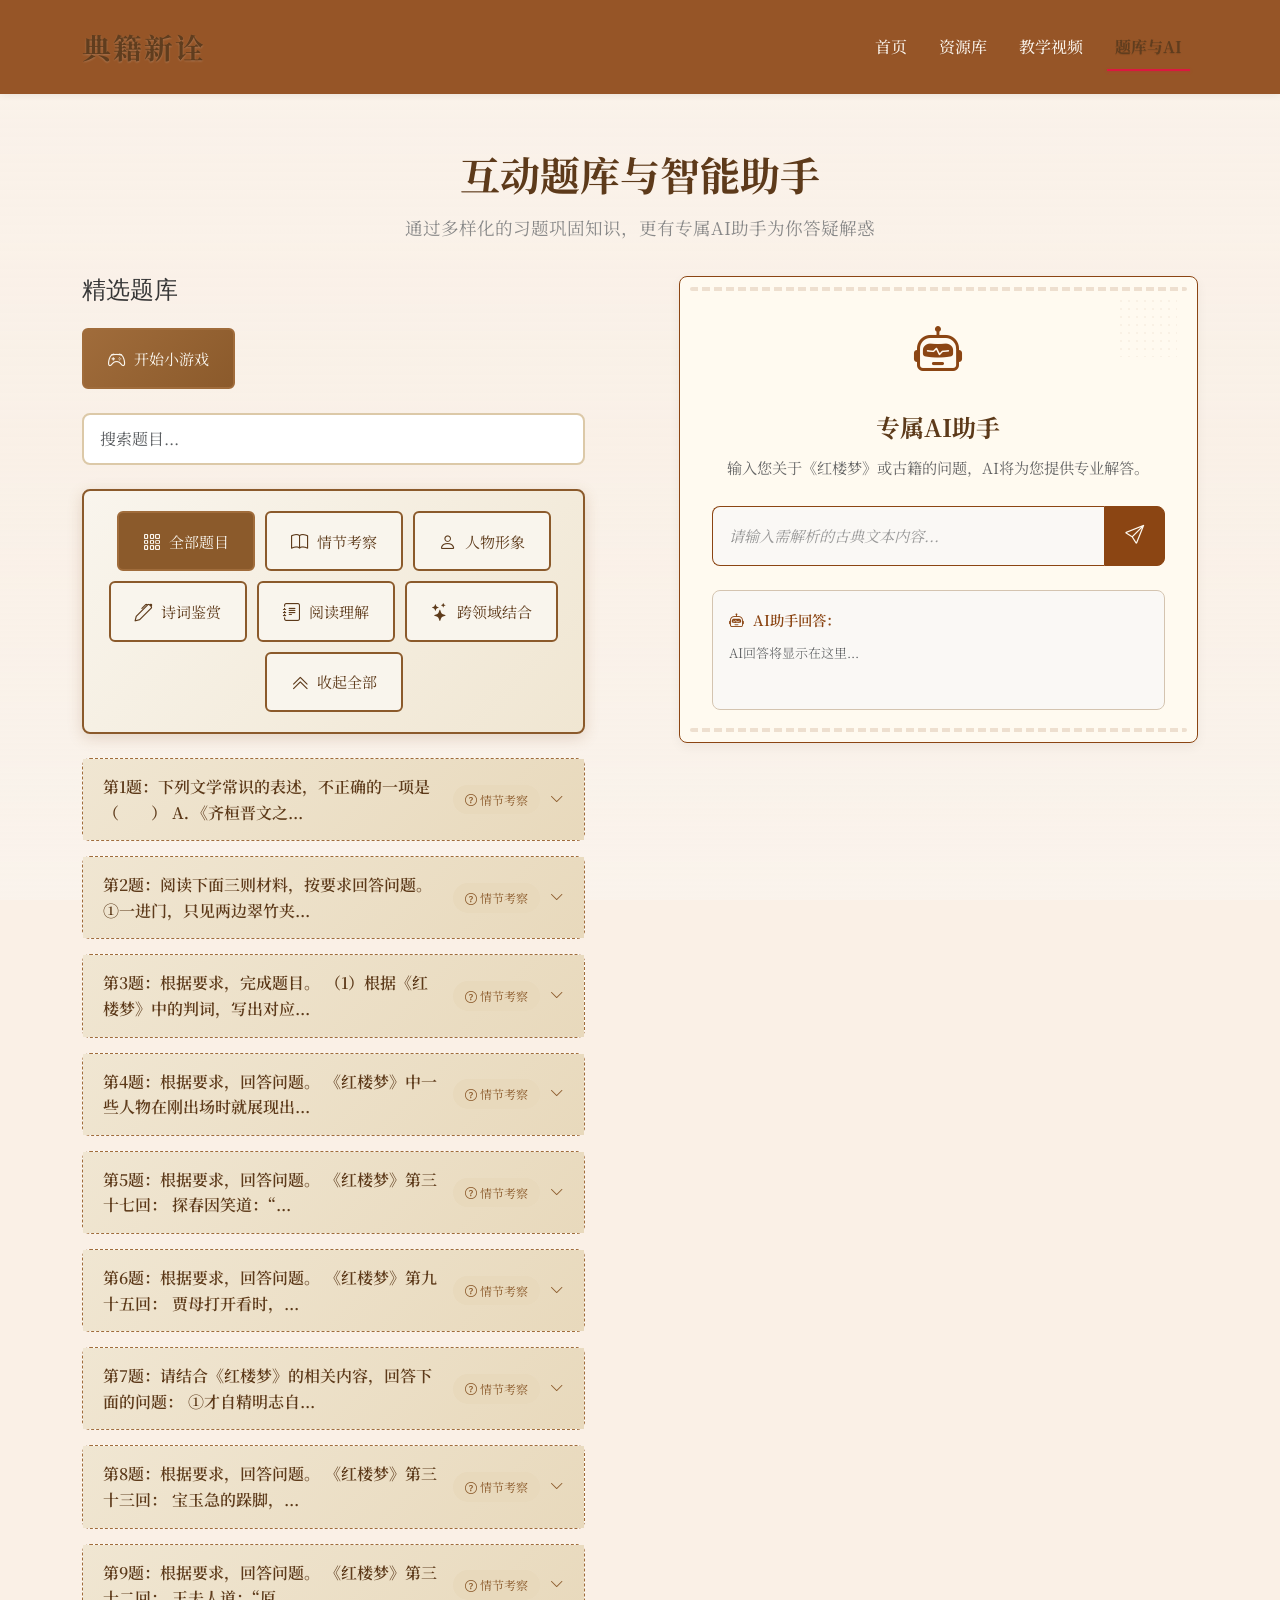
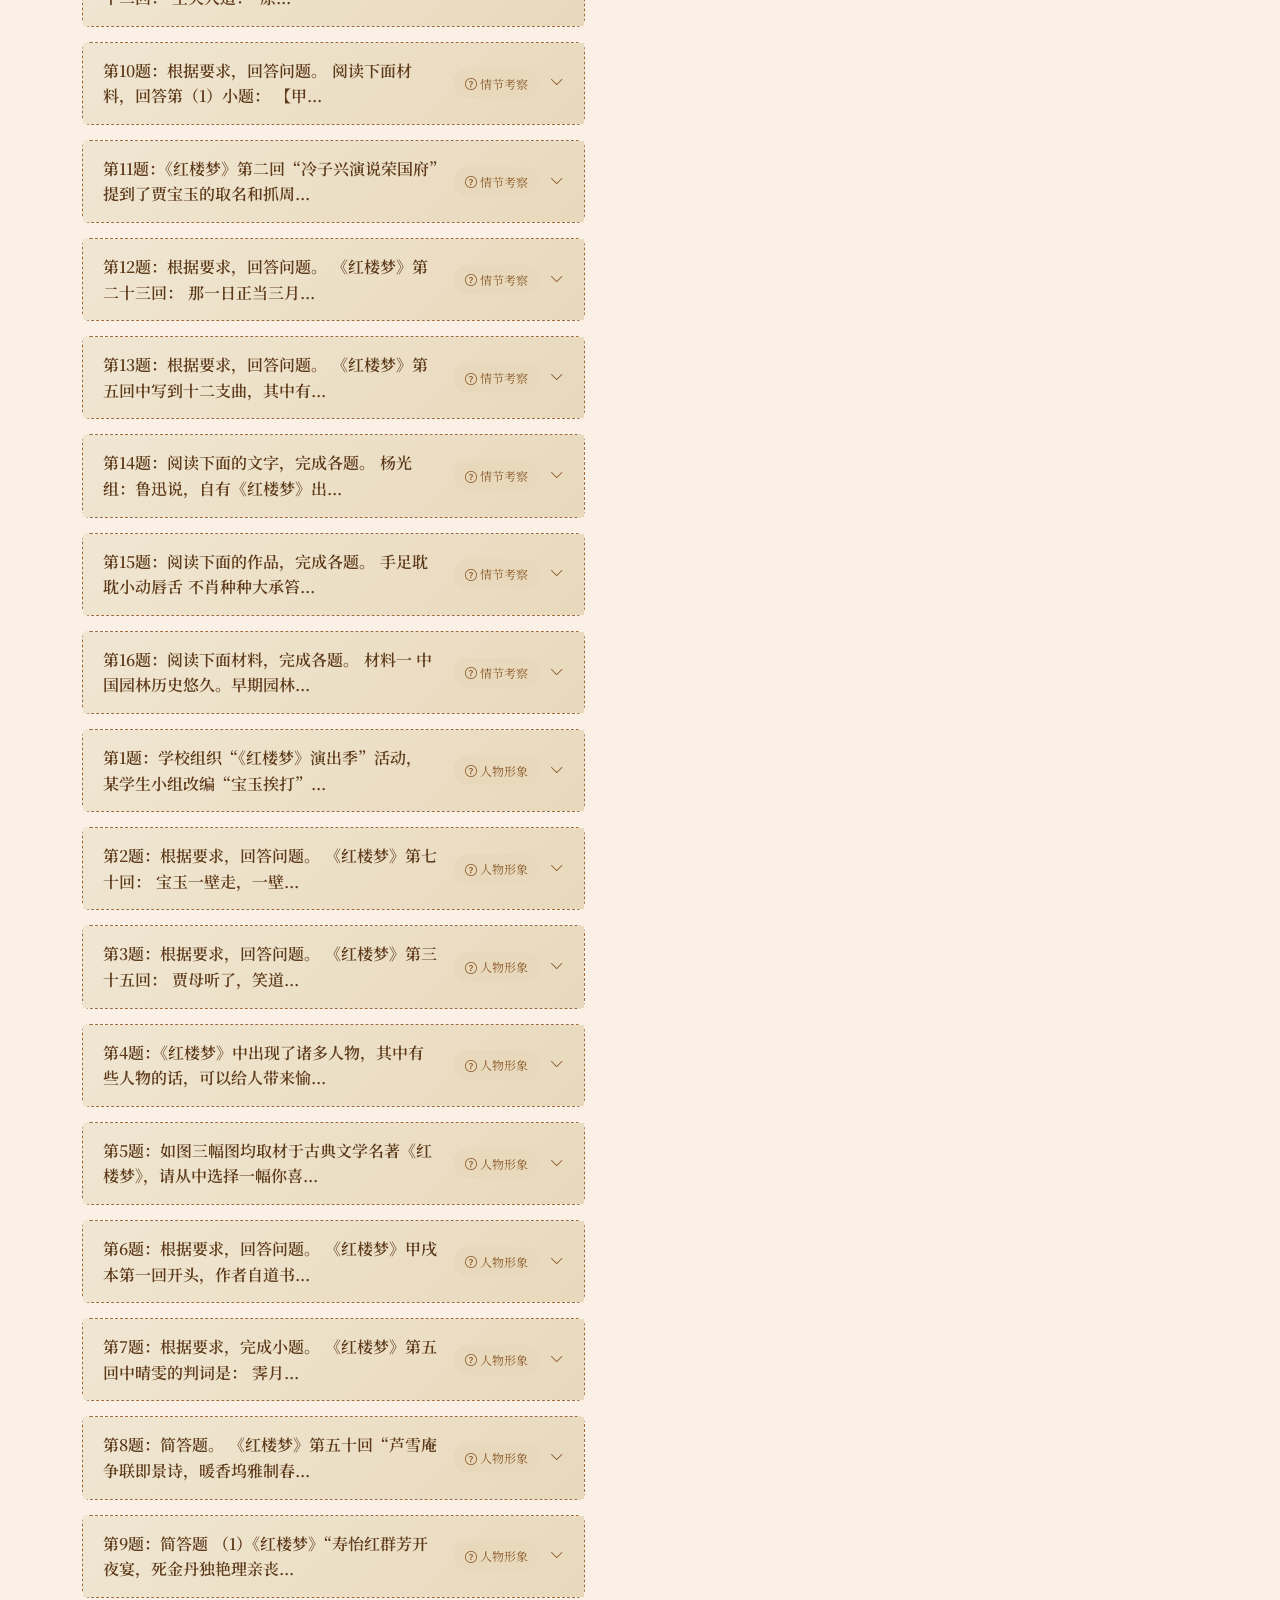
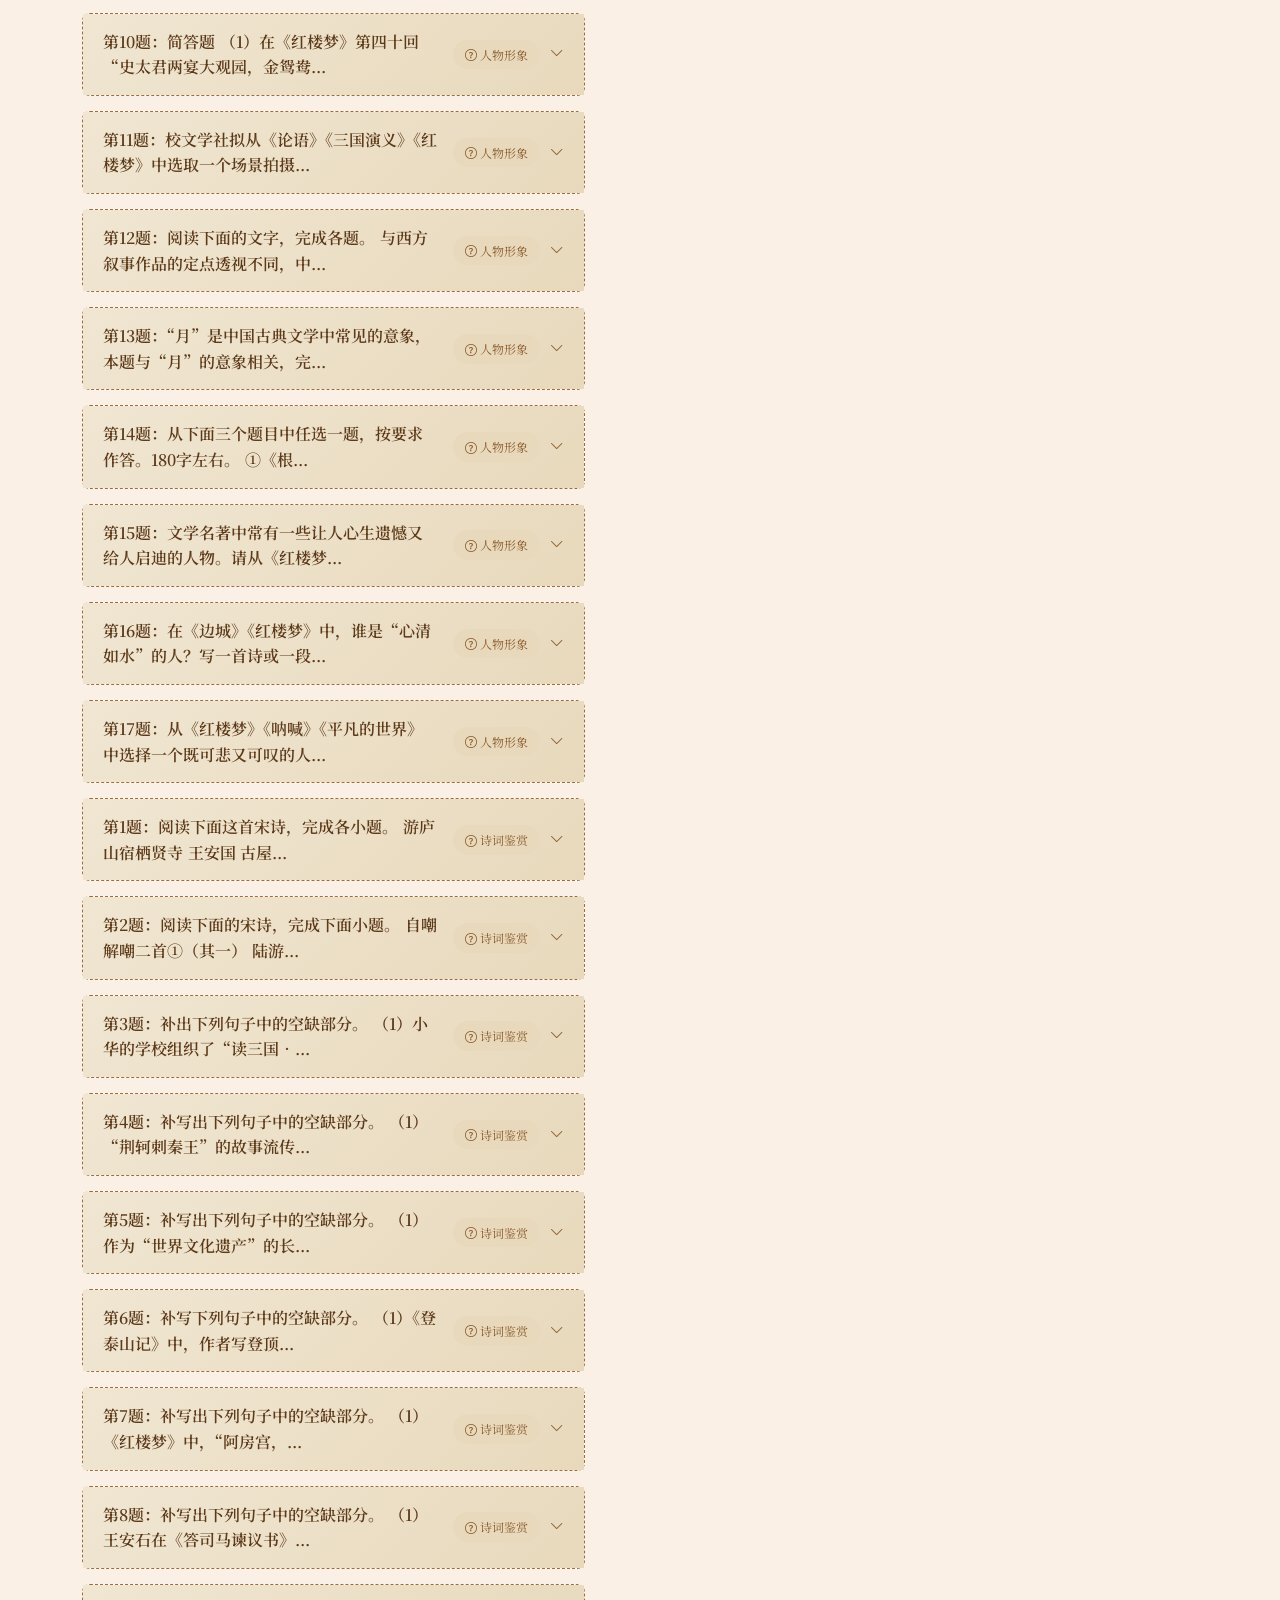
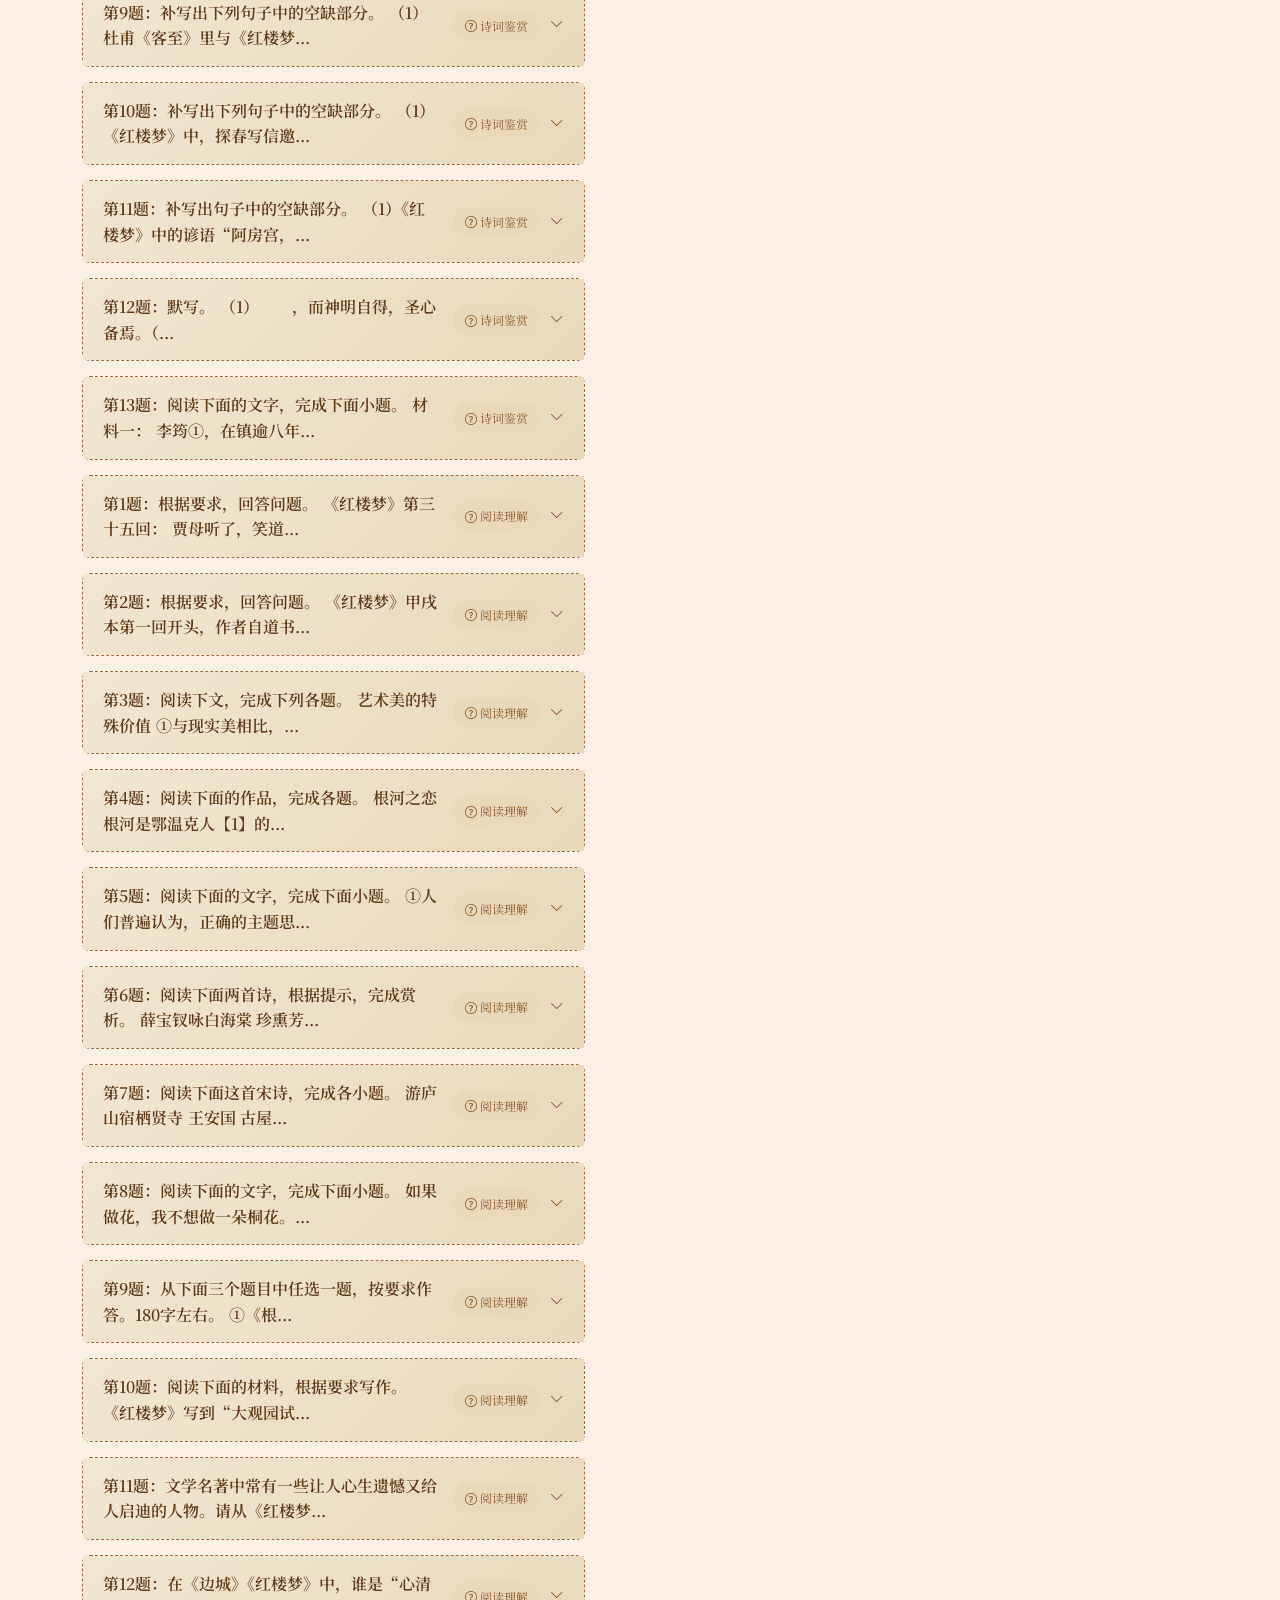
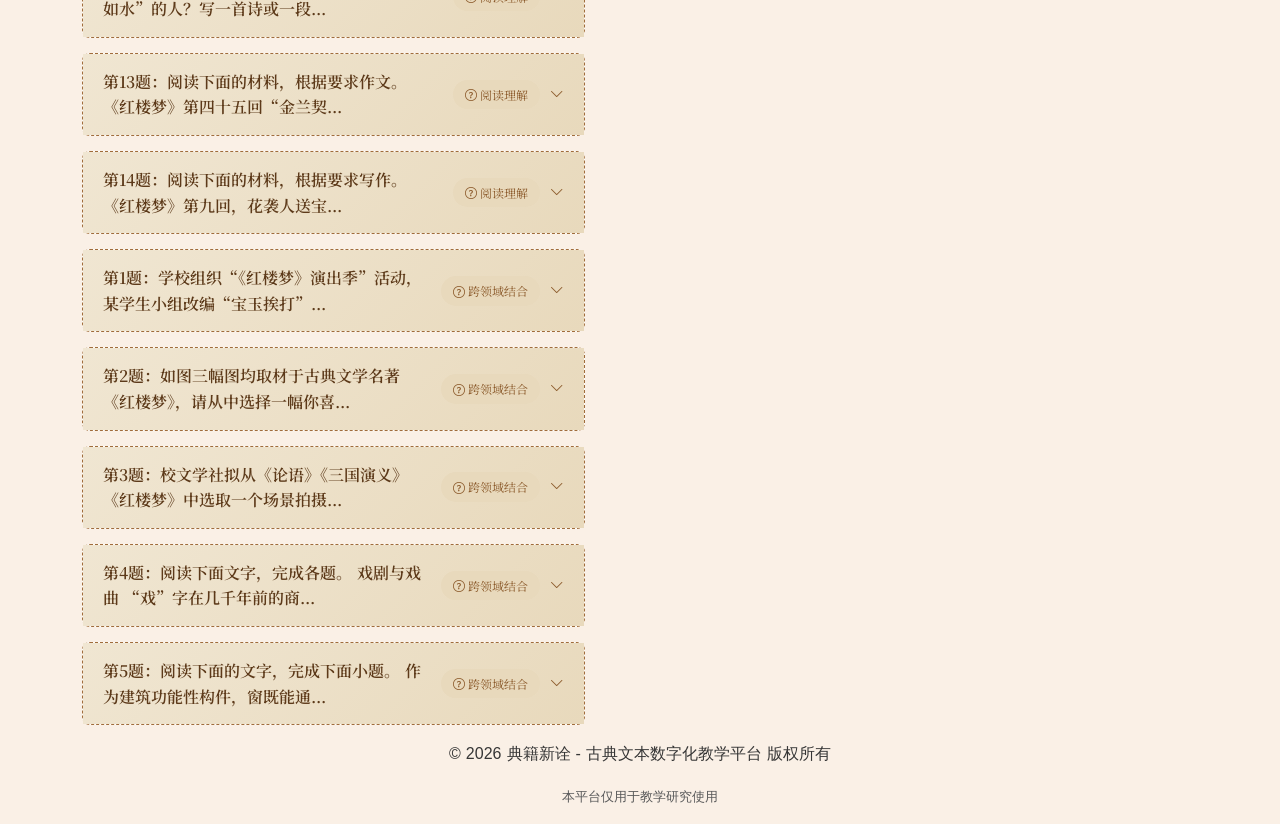
<file: exercises.html>
<!DOCTYPE html>
<html lang="zh-CN">
<head>
    <meta charset="UTF-8">
    <meta name="viewport" content="width=device-width, initial-scale=1.0">
    <title>古典文本数字化教学平台 - 题库与AI</title>
    <link href="https://cdn.jsdelivr.net/npm/bootstrap@5.3.0/dist/css/bootstrap.min.css" rel="stylesheet">
    <link rel="stylesheet" href="https://cdn.jsdelivr.net/npm/bootstrap-icons@1.10.5/font/bootstrap-icons.css">
    <link href="https://fonts.googleapis.com/css2?family=Noto+Serif+SC:wght@400;600;700&display=swap" rel="stylesheet">
    <link rel="stylesheet" href="assets/css/style.css?v=4">
    <link rel="stylesheet" href="assets/css/navbar-advanced.css?v=2">
    <link rel="stylesheet" href="assets/css/exercises-optimized.css">
    <link rel="stylesheet" href="assets/css/scroll-unfolding.css?v=1">
    <style>
        /* 保持原有样式不变 */
        .filter-nav-section {
            background: linear-gradient(135deg, #f9f5ed 0%, #f0e6d2 100%);
            border: 2px solid #8b5a2b;
            border-radius: 8px;
            padding: 20px;
            box-shadow: 0 4px 15px rgba(139, 90, 43, 0.2);
        }
        
        .filter-btn-group {
            display: flex;
            flex-wrap: wrap;
            gap: 10px;
            justify-content: center;
        }
        
        .filter-btn {
            padding: 12px 24px;
            border: 2px solid #8b5a2b;
            background: #f9f5ed;
            color: #5d3a1a;
            font-family: "Noto Serif SC", "楷体", serif;
            font-size: 15px;
            cursor: pointer;
            border-radius: 6px;
            transition: all 0.3s ease;
            display: flex;
            align-items: center;
            gap: 8px;
        }
        
        .filter-btn:hover {
            background: #e8d9bc;
            transform: translateY(-2px);
            box-shadow: 0 4px 12px rgba(139, 90, 43, 0.3);
        }
        
        .filter-btn.active {
            background: #8b5a2b;
            color: #f9f5ed;
            border-color: #a06c3b;
        }
        
        .filter-btn i {
            font-size: 18px;
        }
        
        .questions-container {
            display: none;
            margin-top: 20px;
        }
        
        .questions-container.show {
            display: block;
        }
        
        .question-group {
            margin-bottom: 15px;
            border: 1px dashed #a06c3b;
            border-radius: 8px;
            background: #fdfbf7;
            overflow: visible;
        }
        
        .question-header {
            padding: 15px 20px;
            background: linear-gradient(135deg, #f0e6d2 0%, #e8d9bc 100%);
            cursor: pointer;
            display: flex;
            justify-content: space-between;
            align-items: center;
            transition: all 0.3s ease;
        }
        
        .question-header:hover {
            background: linear-gradient(135deg, #e8d9bc 0%, #dcc9a8 100%);
        }
        
        .question-header h3 {
            margin: 0;
            font-size: 16px;
            color: #5d3a1a;
            font-family: "Noto Serif SC", "楷体", serif;
            flex: 1;
            line-height: 1.6;
            overflow: visible;
            word-wrap: break-word;
        }
        
        .question-meta {
            display: flex;
            align-items: center;
            gap: 10px;
            flex-shrink: 0;
            margin-left: 15px;
        }
        
        .fold-icon {
            color: #8b5a2b;
            font-size: 14px;
            transition: transform 0.3s ease;
        }
        
        .fold-icon.expanded {
            transform: rotate(180deg);
        }
        
        .type-tag {
            background: #e8d9bc;
            color: #8b5a2b;
            padding: 4px 12px;
            border-radius: 20px;
            font-size: 12px;
            font-family: "Noto Serif SC", "楷体", serif;
            white-space: nowrap;
        }
        
        .question-body {
            display: none;
            padding: 20px;
            background: #fdfbf7;
            border-top: 1px solid #e8d9bc;
        }
        
        .question-body.show {
            display: block;
            animation: slideDown 0.3s ease;
        }
        
        @keyframes slideDown {
            from { opacity: 0; transform: translateY(-10px); }
            to { opacity: 1; transform: translateY(0); }
        }
        
        .answer-card {
            background: #fdfbf7;
            border-left: 4px solid #8b5a2b;
            padding: 15px;
            margin-top: 15px;
            border-radius: 4px;
        }
        
        .correct-answer {
            color: #8b5a2b;
            font-size: 16px;
        }
        
        .guofeng-btn {
            background: linear-gradient(135deg, #8b5a2b 0%, #a06c3b 100%);
            color: #f9f5ed;
            border: none;
            padding: 10px 20px;
            border-radius: 6px;
            font-family: "Noto Serif SC", "楷体", serif;
            cursor: pointer;
            transition: all 0.3s ease;
            display: inline-flex;
            align-items: center;
            gap: 8px;
        }
        
        .guofeng-btn:hover {
            transform: translateY(-2px);
            box-shadow: 0 4px 15px rgba(139, 90, 43, 0.4);
        }
        
        .keyword {
            color: #8b5a2b;
            font-weight: 600;
        }
        
        .empty-tip {
            text-align: center;
            padding: 40px;
            color: #a08060;
            font-family: "Noto Serif SC", "楷体", serif;
            font-size: 16px;
        }
        
        .empty-tip i {
            font-size: 48px;
            margin-bottom: 15px;
            display: block;
        }
    </style>
</head>
<body>
    <nav class="navbar navbar-expand-lg navbar-dark fixed-top">
        <div class="container">
            <a class="navbar-brand" href="index.html">典籍新诠</a>
            <button class="navbar-toggler" type="button" data-bs-toggle="collapse" data-bs-target="#navbarNav">
                <span class="navbar-toggler-icon"></span>
            </button>
            <div class="collapse navbar-collapse" id="navbarNav">
                <ul class="navbar-nav ms-auto">
                    <li class="nav-item"><a class="nav-link" href="index.html">首页</a></li>
                    <li class="nav-item"><a class="nav-link" href="resource.html">资源库</a></li>
                    <li class="nav-item"><a class="nav-link" href="courses.html">教学视频</a></li>
                    <li class="nav-item"><a class="nav-link active" href="exercises.html">题库与AI</a></li>
                </ul>
            </div>
        </div>
    </nav>

    <div class="page-bg-video">
        <video class="page-bg-video-media" autoplay muted loop playsinline preload="metadata">
            <source src="assets/videos/LandscapePainting.mp4" type="video/mp4">
        </video>
    </div>

    <div class="page-header">
        <div class="container">
            <h1>互动题库与智能助手</h1>
            <p>通过多样化的习题巩固知识，更有专属AI助手为你答疑解惑</p>
        </div>
    </div>

    <div class="container">
        <div class="row g-4" style="display: flex; flex-wrap: nowrap;">
            <div class="exercise-module" style="width: 48%;">
                <h2 class="h4 mb-4">精选题库</h2>
                
                <!-- 互动小游戏按钮 -->
                <div class="mb-4">
                    <button class="filter-btn" onclick="openGame()" style="background: linear-gradient(135deg, #a06c3b 0%, #8b5a2b 100%); color: #f9f5ed; border-color: #a06c3b;">
                        <i class="bi bi-controller"></i> 开始小游戏
                    </button>
                </div>
                
                <!-- 搜索框 -->
                <div class="mb-4">
                    <input type="text" class="form-control" id="searchInput" placeholder="搜索题目..." style="padding: 12px 16px; border: 2px solid #dcc9a8; border-radius: 8px; font-family: 'Noto Serif SC', '楷体', serif;">
                </div>
                
                <div class="filter-nav-section mb-4">
                    <div class="filter-btn-group">
                        <button class="filter-btn active" data-filter="all" onclick="showQuestions('all')">
                            <i class="bi bi-grid-3x3-gap"></i>全部题目
                        </button>
                        <button class="filter-btn" data-filter="情节考察" onclick="showQuestions('情节考察')">
                            <i class="bi bi-book"></i>情节考察
                        </button>
                        <button class="filter-btn" data-filter="人物形象" onclick="showQuestions('人物形象')">
                            <i class="bi bi-person"></i>人物形象
                        </button>
                        <button class="filter-btn" data-filter="诗词鉴赏" onclick="showQuestions('诗词鉴赏')">
                            <i class="bi bi-pen"></i>诗词鉴赏
                        </button>
                        <button class="filter-btn" data-filter="阅读理解" onclick="showQuestions('阅读理解')">
                            <i class="bi bi-journal-text"></i>阅读理解
                        </button>
                        <button class="filter-btn" data-filter="跨领域结合" onclick="showQuestions('跨领域结合')">
                            <i class="bi bi-stars"></i>跨领域结合
                        </button>
                        <button class="filter-btn" data-filter="collapse" onclick="collapseAll()">
                            <i class="bi bi-chevron-double-up"></i>收起全部
                        </button>
                    </div>
                </div>

                <div class="questions-container" id="questionsContainer"></div>

                <div class="empty-tip" id="emptyTip">
                    <i class="bi bi-journal-bookmark"></i>
                    <p>请点击上方按钮选择题型查看题目</p>
                </div>
            </div>

            <div class="ai-tool-module" style="width: 48%; margin-left: 4%;">
                <div class="ai-tool-card">
                    <div class="digital-pattern"></div>
                    <i class="bi bi-robot tool-icon"></i>
                    <h3>专属AI助手</h3>
                    <p>输入您关于《红楼梦》或古籍的问题，AI将为您提供专业解答。</p>
                    
                    <div class="d-flex">
                        <input type="text" class="ai-input" id="userInput" placeholder="请输入需解析的古典文本内容...">
                        <button class="ai-btn" onclick="sendToDoubao()">
                            <i class="bi bi-send"></i>
                        </button>
                    </div>
                    
                    <div class="ai-response-box mt-4" id="aiResponse">
                        <span class="ai-label"><i class="bi bi-robot"></i> AI助手回答：</span>
                        <p class="text-muted">AI回答将显示在这里...</p>
                    </div>
                </div>
            </div>
        </div>
    </div>

    <button class="back-to-top" id="backToTop" title="回到顶部">
        <i class="bi bi-arrow-up"></i>
    </button>

    <footer>
        <div class="container">
            <div class="text-center">
                <p>© 2026 典籍新诠 - 古典文本数字化教学平台 版权所有</p>
                <p class="text-muted small mt-2">本平台仅用于教学研究使用</p>
            </div>
        </div>
    </footer>

    <script src="https://cdn.jsdelivr.net/npm/bootstrap@5.3.0/dist/js/bootstrap.bundle.min.js"></script>
    <script>
        window.addEventListener('scroll', function() {
            const navbar = document.querySelector('.navbar');
            if (window.scrollY > 50) {
                navbar.classList.add('scrolled');
            } else {
                navbar.classList.remove('scrolled');
            }
        });
        
        const BACKEND_API_URL = '/api/ai/chat';
        
        // 全局变量存储题库数据
        let questionsData = [];
        let dataLoaded = false;

        // 加载题库 JSON
        fetch('data/红楼梦题库--txt版本/questions.json')
            .then(response => {
                if (!response.ok) throw new Error('题库加载失败');
                return response.json();
            })
            .then(data => {
                questionsData = data;
                dataLoaded = true;
                
                // 绑定搜索框事件
                const searchInput = document.getElementById('searchInput');
                if (searchInput) {
                    searchInput.addEventListener('input', searchQuestions);
                }
                
                // 默认显示全部题目（如果已经有激活的按钮，重新执行筛选）
                const activeBtn = document.querySelector('.filter-btn.active');
                if (activeBtn) {
                    const filter = activeBtn.getAttribute('data-filter');
                    if (filter !== 'collapse') showQuestions(filter);
                }
            })
            .catch(error => {
                console.error('加载题库出错:', error);
                document.getElementById('emptyTip').innerHTML = `
                    <i class="bi bi-exclamation-triangle"></i>
                    <p>题库加载失败，请刷新重试</p>
                `;
            });

        let currentFilter = '';
        
        // 搜索功能
        function searchQuestions() {
            const searchTerm = document.getElementById('searchInput').value.toLowerCase().trim();
            
            if (!dataLoaded) return;
            
            let filteredQuestions = [];
            
            if (searchTerm === '') {
                if (currentFilter === '' || currentFilter === 'all') {
                    filteredQuestions = questionsData;
                } else {
                    filteredQuestions = questionsData.filter(q => q.category === currentFilter);
                }
            } else {
                let baseData = currentFilter === '' || currentFilter === 'all' 
                    ? questionsData 
                    : questionsData.filter(q => q.category === currentFilter);
                
                filteredQuestions = baseData.filter(q => 
                    (q.title && q.title.toLowerCase().includes(searchTerm)) || 
                    (q.content && q.content.toLowerCase().includes(searchTerm))
                );
            }
            
            const container = document.getElementById('questionsContainer');
            const emptyTip = document.getElementById('emptyTip');
            
            if (filteredQuestions.length === 0) {
                emptyTip.style.display = 'block';
                emptyTip.innerHTML = '<i class="bi bi-search"></i><p>未找到匹配的题目</p>';
                container.classList.remove('show');
                container.innerHTML = '';
            } else {
                emptyTip.style.display = 'none';
                container.classList.add('show');
                container.innerHTML = generateQuestionsHTML(filteredQuestions);
            }
        }
        
        function showQuestions(filter) {
            const container = document.getElementById('questionsContainer');
            const emptyTip = document.getElementById('emptyTip');
            
            document.querySelectorAll('.filter-btn').forEach(btn => {
                btn.classList.remove('active');
            });
            const targetBtn = document.querySelector(`[data-filter="${filter}"]`);
            if (targetBtn) targetBtn.classList.add('active');
            
            currentFilter = filter;

            if (!dataLoaded) {
                emptyTip.style.display = 'none';
                container.classList.add('show');
                container.innerHTML = '<div class="empty-tip"><i class="bi bi-hourglass-split"></i><p>题库加载中，请稍候...</p></div>';
                return;
            }

            const searchTerm = document.getElementById('searchInput').value.toLowerCase().trim();
            if (searchTerm !== '') {
                searchQuestions();
                return;
            }

            emptyTip.style.display = 'none';
            container.classList.add('show');
            
            let filteredQuestions = [];
            if (filter === 'all') {
                filteredQuestions = questionsData;
            } else {
                filteredQuestions = questionsData.filter(q => q.category === filter);
            }
            
            container.innerHTML = generateQuestionsHTML(filteredQuestions);
        }
        
        function collapseAll() {
            const container = document.getElementById('questionsContainer');
            const emptyTip = document.getElementById('emptyTip');
            
            document.querySelectorAll('.filter-btn').forEach(btn => {
                btn.classList.remove('active');
            });
            
            container.classList.remove('show');
            container.innerHTML = '';
            emptyTip.style.display = 'block';
            currentFilter = '';
        }
        
        function generateQuestionsHTML(questions) {
            if (questions.length === 0) {
                return '<div class="empty-tip"><i class="bi bi-inbox"></i><p>暂无题目</p></div>';
            }
            
            let html = '';
            questions.forEach((q, index) => {
                const questionId = 'q' + q.id;
                
                let previewText = q.content || '';
                previewText = previewText.replace(/^\d+[．.、]*/, '').trim();
                
                let displayTitle = q.title;
                if (previewText.length > 0) {
                    const preview = previewText.substring(0, 30);
                    displayTitle = q.title + '：' + preview + (previewText.length > 30 ? '...' : '');
                }
                
                html += '<div class="question-group" data-id="' + questionId + '">';
                html += '  <div class="question-header" onclick="toggleQuestion(\'' + questionId + '\')">';
                html += '    <h3>' + displayTitle + '</h3>';
                html += '    <div class="question-meta">';
                html += '      <span class="type-tag"><i class="bi bi-question-circle"></i> ' + q.category + '</span>';
                html += '      <i class="bi bi-chevron-down fold-icon" id="icon-' + questionId + '"></i>';
                html += '    </div>';
                html += '  </div>';
                html += '  <div class="question-body" id="body-' + questionId + '">';
                
                html += '    <div class="exercise-content"><pre style="white-space: pre-wrap; font-family: inherit;">' + q.content + '</pre></div>';
                
                html += '    <button class="guofeng-btn" type="button" onclick="toggleAnswer(\'' + questionId + '\')">';
                html += '      <i class="bi bi-eye"></i> 查看答案/解析';
                html += '    </button>';
                html += '    <div class="answer-area" id="answer-' + questionId + '" style="display: none; margin-top: 15px;">';
                html += '      <div class="answer-card">';
                if (q.answer) {
                    html += '        <p><strong class="correct-answer">答案：</strong></p><pre style="white-space: pre-wrap;">' + q.answer + '</pre>';
                }
                if (q.analysis) {
                    html += '        <p><strong>解析：</strong></p><pre style="white-space: pre-wrap;">' + q.analysis + '</pre>';
                }
                html += '      </div>';
                html += '    </div>';
                html += '  </div>';
                html += '</div>';
            });
            return html;
        }
        
        // 切换题目主体折叠
        function toggleQuestion(id) {
            const body = document.getElementById('body-' + id);
            const icon = document.getElementById('icon-' + id);
            if (body.classList.contains('show')) {
                body.classList.remove('show');
                icon.classList.remove('expanded');
            } else {
                body.classList.add('show');
                icon.classList.add('expanded');
            }
        }
        
        // 切换答案显示/隐藏
        function toggleAnswer(id) {
            const answerDiv = document.getElementById('answer-' + id);
            if (answerDiv) {
                if (answerDiv.style.display === 'none') {
                    answerDiv.style.display = 'block';
                } else {
                    answerDiv.style.display = 'none';
                }
            }
        }
        
        // 互动小游戏
        const GAME_LINK = 'https://api.ourteacher.cc/api/html/detail?md5=d2bc5bf73918f968f1bc66cd95fcc7b0&user_id=10029784';
        function openGame() {
            window.open(GAME_LINK, '_blank');
        }
        
        // AI助手 - 调用后端代理
        async function sendToDoubao() {
            const userInput = document.getElementById('userInput').value.trim();
            const aiResponse = document.getElementById('aiResponse');
            const BACKEND_API_URL = 'https://classical-text-digital-teaching.onrender.com/api/chat';

            if (!userInput) {
                aiResponse.innerHTML = '<span class="ai-label"><i class="bi bi-robot"></i> AI助手回答：</span><p style="color: #DC143C;">请输入您的问题！</p>';
                return;
            }

            aiResponse.innerHTML = '<span class="ai-label"><i class="bi bi-robot"></i> AI助手回答：</span><div class="loading-spinner"></div>';

            try {
                const response = await fetch(BACKEND_API_URL, {
                    method: 'POST',
                    headers: { 'Content-Type': 'application/json' },
                    body: JSON.stringify({ message: userInput })
                });

                if (!response.ok) {
                    const errorData = await response.json();
                    throw new Error(errorData.error || `HTTP错误: ${response.status}`);
                }

                const reader = response.body.getReader();
                const decoder = new TextDecoder();
                let result = '';

                aiResponse.innerHTML = '<span class="ai-label"><i class="bi bi-robot"></i> AI助手回答：</span><div style="line-height: 1.8;"></div>';
                const contentDiv = aiResponse.querySelector('div');

                while (true) {
                    const { done, value } = await reader.read();
                    if (done) break;

                    const chunk = decoder.decode(value, { stream: true });
                    result += chunk;
                    contentDiv.innerHTML = result.replace(/\n/g, '<br>');
                }

            } catch (error) {
                console.error('调用AI服务出错:', error);
                aiResponse.innerHTML = '<span class="ai-label"><i class="bi bi-robot"></i> AI助手回答：</span><p style="color: #DC143C;"><i class="bi bi-exclamation-triangle"></i> 调用失败：' + error.message + '</p>';
            }
        }
        
        document.getElementById('userInput').addEventListener('keypress', function(e) {
            if (e.key === 'Enter') sendToDoubao();
        });

        // 回到顶部
        const backToTopBtn = document.getElementById('backToTop');
        window.addEventListener('scroll', function() {
            if (window.scrollY > 300) {
                backToTopBtn.classList.add('show');
            } else {
                backToTopBtn.classList.remove('show');
            }
        });
        backToTopBtn.addEventListener('click', function() {
            window.scrollTo({ top: 0, behavior: 'smooth' });
        });
    </script>
    <script src="assets/js/scroll-unfolding.js"></script>
</body>
</html>
</file>
<file: assets/css/style.css>
/* 全局样式文件 - 典籍新诠项目 */

/* 样式重置 */
* {
    margin: 0;
    padding: 0;
    box-sizing: border-box;
}

/* 全局色彩系统 */
:root {
    /* 主色 */
    --color-ink-primary: #8B4513;  /* 墨棕 - 主要文字和强调色 */
    --primary-color: #8B4513;      /* 赭石棕 */
    --primary-dark: #753810;       /* 赭石棕加深10% */
    --paper-color: #FAF0E6;        /* 米白宣纸色 */
    
    /* 辅助色 */
    --color-accent: #DC143C;        /* 朱砂红 - 强调和链接色 */
    --accent-color: #DC143C;        /* 朱砂红 */
    --text-color: #363636;          /* 墨灰 */
    
    /* 中性色 */
    --light-gray: #F5F7FA;          /* 浅灰 */
    --ink-gray: #E8E5E1;            /* 淡墨浅灰 */
    
    /* 字体系统 */
    --font-serif: 'Noto Serif SC', 'Source Han Serif SC', 'STSong', 'SimSun', serif;
    --font-sans: 'Noto Sans SC', 'Source Han Sans SC', 'Microsoft YaHei', sans-serif;
    --font-mono: 'Courier New', 'Courier', monospace;
    
    /* 间距系统 */
    --spacing-xs: 4px;
    --spacing-sm: 8px;
    --spacing-md: 16px;
    --spacing-lg: 24px;
    --spacing-xl: 32px;
    --spacing-2xl: 48px;
    
    /* 圆角系统 */
    --border-radius-sm: 4px;
    --border-radius-md: 8px;
    --border-radius-lg: 12px;
    --border-radius-xl: 16px;
    
    /* 阴影系统 */
    --shadow-sm: 0 2px 4px rgba(0, 0, 0, 0.05);
    --shadow-md: 0 4px 8px rgba(0, 0, 0, 0.1);
    --shadow-lg: 0 8px 16px rgba(0, 0, 0, 0.1);
    --shadow-xl: 0 12px 24px rgba(0, 0, 0, 0.15);
    
    /* 动画时长 */
    --transition-fast: 0.3s;
    --transition-normal: 0.5s;
    --transition-slow: 0.8s;
    
    /* Z-index层级 */
    --z-dropdown: 1000;
    --z-sticky: 1020;
    --z-fixed: 1030;
    --z-modal-backdrop: 1040;
    --z-modal: 1050;
    --z-popover: 1060;
    --z-tooltip: 1070;
}

/* 全局基础样式 */
body {
    font-family: "Source Han Serif", "思源宋体", "Source Han Sans", "思源黑体", sans-serif;
    background-color: var(--paper-color);
    color: var(--text-color);
    line-height: 1.6;
    word-spacing: 0.6px;
    scroll-behavior: smooth;
    padding-top: 100px;
}

/* 字体层级规范 */
h1, h2, h3, h4, h5, h6 {
    font-family: "Source Han Serif", "思源宋体", 仿宋, serif;
    color: var(--primary-color);
    font-weight: 700;
    line-height: 1.3;
}

/* 一级标题 */
h1 {
    font-size: clamp(24px, 4vw, 36px);
    font-weight: 700;
}

/* 二级标题 */
h2 {
    font-size: clamp(16px, 2.5vw, 24px);
    font-weight: 600;
}

/* 三级标题 */
h3 {
    font-size: clamp(14px, 2vw, 20px);
    font-weight: 600;
}

/* 正文 */
p, span, div {
    font-size: clamp(14px, 1.5vw, 16px);
    line-height: 1.8;
    color: var(--text-color);
}

/* 辅助文字 */
small, .text-muted {
    font-size: clamp(12px, 1.2vw, 13px);
    font-weight: 300;
    color: #666;
}

/* 关键词高亮 */
.keyword {
    font-weight: 700;
    color: var(--accent-color);
    background: linear-gradient(120deg, rgba(250, 240, 230, 0.8), rgba(250, 240, 230, 0.8));
    padding: 0 4px;
    border-radius: 2px;
}

/* 中式分点符号 */
.chinese-bullet::before {
    content: "• ";
    color: var(--primary-color);
    font-weight: bold;
}

/* 导航栏样式 */
.navbar {
    background: transparent !important;
    transition: all var(--transition-normal) ease;
    padding: 1rem 0;
}

.navbar.scrolled {
    background: var(--paper-color) !important;
    box-shadow: var(--shadow-md);
    padding: 0.75rem 0;
}

.navbar-brand {
    font-family: "Source Han Serif", "思源宋体", 仿宋, serif;
    font-size: 1.5rem;
    font-weight: 700;
    color: var(--primary-color) !important;
}

.nav-link {
    font-family: "Source Han Serif", "思源宋体", 仿宋, serif;
    color: var(--text-color) !important;
    position: relative;
    transition: color var(--transition-fast) ease;
}

.nav-link:hover {
    color: var(--accent-color) !important;
}

.nav-link::after {
    content: '';
    position: absolute;
    bottom: -2px;
    left: 0;
    width: 0;
    height: 2px;
    background: var(--accent-color);
    transition: width var(--transition-fast) ease;
}

.nav-link:hover::after {
    width: 100%;
}

.nav-link.active {
    color: var(--accent-color) !important;
}

.nav-link.active::after {
    width: 100%;
}

/* Hero区样式 */
.hero-section {
    position: relative;
    min-height: 100vh;
    display: flex;
    align-items: center;
    justify-content: center;
    text-align: center;
    overflow: hidden;
    background: linear-gradient(to top, rgba(139, 69, 19, 0.6), transparent),
                url('https://trae-api-cn.mchost.guru/api/ide/v1/text_to_image?prompt=Chinese%20ink%20painting%20landscape%20Qianli%20Jiangshan%20Tu%20style%2C%20classical%20Chinese%20art%2C%20mountains%20and%20rivers%2C%20ink%20wash%20painting&image_size=landscape_16_9') center/cover no-repeat;
}

.hero-content {
    position: relative;
    z-index: 2;
    max-width: 800px;
    padding: 0 var(--spacing-md);
}

.hero-title {
    font-size: clamp(28px, 5vw, 36px);
    font-weight: 700;
    color: var(--primary-color);
    margin-bottom: var(--spacing-lg);
    position: relative;
}

.hero-title::after {
    content: '';
    position: absolute;
    bottom: -10px;
    left: 50%;
    transform: translateX(-50%);
    width: 80px;
    height: 1px;
    background: linear-gradient(90deg, transparent, #D4AF37, transparent);
}

.hero-subtitle {
    font-size: clamp(14px, 2vw, 16px);
    color: var(--text-color);
    line-height: 1.8;
    margin-bottom: var(--spacing-xl);
}

/* 按钮样式 */
.btn-primary {
    background: rgba(139, 69, 19, 0.8);
    color: white;
    border: none;
    border-radius: var(--border-radius-md);
    padding: var(--spacing-md) var(--spacing-xl);
    font-family: "Source Han Serif", "思源宋体", 仿宋, serif;
    font-size: 1rem;
    font-weight: 600;
    transition: all var(--transition-fast) ease;
}

.btn-primary:hover {
    background: var(--primary-color);
    transform: scale(1.02);
    box-shadow: 0 4px 12px rgba(139, 69, 19, 0.3);
    border: 1px solid var(--accent-color);
}

.btn-primary:active {
    transform: scale(0.98);
    box-shadow: 0 2px 6px rgba(139, 69, 19, 0.2);
}

/* 卡片样式 */
.card {
    background: var(--paper-color);
    border: 1px solid var(--primary-color);
    border-radius: var(--border-radius-lg);
    padding: var(--spacing-lg);
    transition: all var(--transition-normal) ease;
    box-shadow: var(--shadow-sm);
}

.card:hover {
    transform: translateY(-5px);
    box-shadow: 0 8px 16px rgba(54, 54, 54, 0.1);
}

/* 书卷造型卡片 */
.scroll-card {
    position: relative;
    background: var(--paper-color);
    border: 1px solid var(--primary-color);
    border-radius: var(--border-radius-lg);
    padding: var(--spacing-lg);
    transition: all var(--transition-normal) ease;
    box-shadow: var(--shadow-sm);
}

.scroll-card::before {
    content: '';
    position: absolute;
    top: 0;
    left: 0;
    right: 0;
    height: 4px;
    background: linear-gradient(90deg, transparent, var(--primary-color), transparent);
    border-radius: var(--border-radius-lg) var(--border-radius-lg) 0 0;
}

.scroll-card:hover {
    transform: translateY(-5px);
    box-shadow: 0 8px 16px rgba(54, 54, 54, 0.1);
}

/* 竹简造型卡片 */
.bamboo-card {
    position: relative;
    background: var(--paper-color);
    border: 1px solid var(--primary-color);
    border-radius: var(--border-radius-md);
    padding: var(--spacing-md);
    transition: all var(--transition-normal) ease;
    box-shadow: var(--shadow-sm);
}

.bamboo-card::before {
    content: '';
    position: absolute;
    top: 0;
    left: 10px;
    width: 2px;
    height: 100%;
    background: var(--primary-color);
    opacity: 0.3;
}

.bamboo-card::after {
    content: '';
    position: absolute;
    top: 0;
    right: 10px;
    width: 2px;
    height: 100%;
    background: var(--primary-color);
    opacity: 0.3;
}

.bamboo-card:hover {
    transform: translateY(-3px);
    box-shadow: var(--shadow-md);
}

/* 圆形头像 */
.avatar-circle {
    width: 80px;
    height: 80px;
    border-radius: 50%;
    border: 2px solid var(--primary-color);
    object-fit: cover;
    margin: 0 auto;
}

/* 回到顶部按钮 */
.back-to-top {
    position: fixed;
    bottom: 30px;
    right: 30px;
    width: 50px;
    height: 50px;
    background: var(--primary-color);
    color: white;
    border: none;
    border-radius: 50%;
    display: flex;
    align-items: center;
    justify-content: center;
    cursor: pointer;
    opacity: 0;
    visibility: hidden;
    transition: all var(--transition-normal) ease;
    box-shadow: var(--shadow-md);
}

.back-to-top.visible {
    opacity: 1;
    visibility: visible;
}

.back-to-top:hover {
    background: var(--primary-dark);
    transform: translateY(-5px);
}

/* 动画效果 */
@keyframes fadeInUp {
    from {
        opacity: 0;
        transform: translateY(30px);
    }
    to {
        opacity: 1;
        transform: translateY(0);
    }
}

@keyframes blurIn {
    from {
        filter: blur(10px);
        opacity: 0;
    }
    to {
        filter: blur(0);
        opacity: 1;
    }
}

.fade-in-up {
    opacity: 0;
    animation: fadeInUp var(--transition-normal) ease forwards;
}

.blur-in {
    animation: blurIn var(--transition-slow) ease forwards;
}

/* 延迟动画 */
.delay-1 {
    animation-delay: 0.1s;
}

.delay-2 {
    animation-delay: 0.2s;
}

.delay-3 {
    animation-delay: 0.3s;
}

.delay-4 {
    animation-delay: 0.4s;
}

.delay-5 {
    animation-delay: 0.5s;
}

/* 响应式设计 */
@media (max-width: 768px) {
    .navbar {
        background: var(--paper-color) !important;
        box-shadow: var(--shadow-sm);
    }
    
    .hero-section {
        min-height: 80vh;
    }
    
    .back-to-top {
        bottom: 20px;
        right: 20px;
        width: 40px;
        height: 40px;
    }
}

@media (max-width: 576px) {
    .hero-title {
        font-size: 24px;
    }
}

/* 无障碍适配 */
@media (prefers-reduced-motion: reduce) {
    *,
    *::before,
    *::after {
        animation-duration: 0.01ms !important;
        animation-iteration-count: 1 !important;
        transition-duration: 0.01ms !important;
    }
}

/* 高对比度模式 */
@media (prefers-contrast: high) {
    :root {
        --primary-color: #6B340D;
        --accent-color: #B2102F;
        --text-color: #000000;
    }
}

/* 打印样式 */
@media print {
    .navbar,
    .back-to-top {
        display: none;
    }
    
    body {
        background: white;
        color: black;
    }
}

/* 团队照片链接样式 */
.team-photo-link {
    display: block;
    text-decoration: none;
    transition: all 0.3s ease;
}

.team-photo-link:hover {
    opacity: 0.85;
    transform: scale(1.02);
}

.team-photo-link img {
    display: block;
    width: 100%;
    height: 200px;
    object-fit: cover;
    border-radius: 8px 8px 0 0;
}
</file>
<file: assets/css/navbar-advanced.css>
/**
 * ============================================
 * 导航栏高级样式 - 仙气通透+新中式高级纹理
 * 契合国家级项目精致美观标准
 * ============================================
 */

/* ===== 导航栏基础样式 ===== */
.navbar {
    /* 底色：赭石棕 + 透明度 */
    background-color: rgba(139, 69, 19, 0.92) !important;
    
    /* 宣纸纹理叠加 - soft-light模式柔和融合 */
    background-image: url('../images/xuanzhi-texture.png');
    background-blend-mode: soft-light;
    background-size: 300px 300px;
    background-repeat: repeat;
    
    /* 透明度 */
    opacity: 0.98;
    
    /* 极淡阴影 - 仙气感 */
    box-shadow: 0 1px 8px rgba(0, 0, 0, 0.08);
    
    /* 顺滑过渡 */
    transition: background-color 0.3s ease, 
                box-shadow 0.3s ease, 
                opacity 0.3s ease;
}

/* ===== 导航栏滚动后样式 ===== */
.navbar.scrolled {
    /* 背景变浅 - 米白宣纸色，与文字形成清晰对比 */
    background-color: rgba(250, 240, 230, 0.98) !important;
    
    /* 保留纹理 */
    background-image: url('../images/xuanzhi-texture.png');
    background-blend-mode: soft-light;
    
    /* 轻微加重阴影 */
    box-shadow: 0 2px 12px rgba(0, 0, 0, 0.12);
    
    /* 保持透明度 */
    opacity: 0.98;
}

/* ===== 品牌Logo样式 ===== */
.navbar-brand {
    font-size: 1.8rem;
    font-weight: 700;
    letter-spacing: 2px;
    font-family: 'Noto Serif SC', 'Source Han Serif SC', '思源宋体', serif;
    
    /* 加深赭石棕 - 始终保持此颜色 */
    color: #5D3A1A !important;
    
    /* 极淡文字阴影 - 增加质感 */
    text-shadow: 0 1px 2px rgba(255, 255, 255, 0.2);
}

/* ===== 导航链接样式 ===== */
.nav-link {
    position: relative;
    margin: 0 8px;
    font-family: 'Noto Serif SC', 'Source Han Serif SC', '思源宋体', serif;
    font-size: 1rem;
    font-weight: 500;
    
    /* 米白宣纸色 */
    color: #FAF0E6 !important;
    
    /* 极淡文字阴影 */
    text-shadow: 0 1px 1px rgba(0, 0, 0, 0.1);
    
    transition: color 0.3s ease, text-shadow 0.3s ease;
}

/* 导航链接hover - 加深赭石棕 */
.nav-link:hover {
    color: #5D3A1A !important;
    font-weight: 600;
    text-shadow: 0 1px 2px rgba(255, 255, 255, 0.3);
}

/* 激活状态 */
.nav-link.active {
    color: #5D3A1A !important;
    font-weight: 700;
}

/* ===== 滚动后品牌Logo颜色调整 ===== */
.navbar.scrolled .navbar-brand {
    /* 滚动后背景变浅，Logo用深棕色确保对比度 */
    color: #5D3A1A !important;
}

/* ===== 滚动后导航链接颜色调整 ===== */
.navbar.scrolled .nav-link {
    /* 滚动后背景变浅，文字用深棕色确保对比度 */
    color: #363636 !important;
    text-shadow: 0 1px 1px rgba(255, 255, 255, 0.3);
}

.navbar.scrolled .nav-link:hover,
.navbar.scrolled .nav-link.active {
    color: #8B4513 !important;
    font-weight: 600;
}

.navbar.scrolled .nav-link::after {
    /* 滚动后下划线颜色加深 */
    background-color: #8B4513;
    box-shadow: 0 1px 3px rgba(139, 69, 19, 0.4);
}

/* ===== 下划线hover动画 ===== */
.nav-link::after {
    content: '';
    position: absolute;
    bottom: -2px;
    left: 0;
    width: 0;
    height: 2px;
    
    /* 朱砂红下划线 */
    background-color: #DC143C;
    
    /* 柔和阴影 */
    box-shadow: 0 1px 3px rgba(220, 20, 60, 0.3);
    
    transition: width 0.3s ease;
}

.nav-link:hover::after,
.nav-link.active::after {
    width: 100%;
}

/* ===== 移动端菜单按钮 ===== */
.navbar-toggler {
    border-color: rgba(250, 240, 230, 0.5);
    transition: border-color 0.3s ease;
}

.navbar-toggler:hover {
    border-color: rgba(250, 240, 230, 0.8);
}

.navbar-toggler-icon {
    background-image: url("data:image/svg+xml,%3csvg xmlns='http://www.w3.org/2000/svg' viewBox='0 0 30 30'%3e%3cpath stroke='rgba%28250, 240, 230, 0.9%29' stroke-linecap='round' stroke-miterlimit='10' stroke-width='2' d='M4 7h22M4 15h22M4 23h22'/%3e%3c/svg%3e");
}

/* ===== 响应式适配 ===== */
@media (max-width: 991px) {
    .navbar-collapse {
        /* 移动端菜单背景 */
        background-color: rgba(139, 69, 19, 0.98);
        background-image: url('../images/xuanzhi-texture.png');
        background-blend-mode: soft-light;
        
        padding: 1rem;
        margin-top: 0.5rem;
        border-radius: 8px;
        box-shadow: 0 4px 15px rgba(0, 0, 0, 0.15);
    }
    
    .nav-link {
        padding: 0.75rem 1rem;
        margin: 0.25rem 0;
    }
    
    .nav-link::after {
        bottom: 5px;
    }
}

/* ===== 纹理素材提示 ===== */
/* 
 * 【宣纸纹理素材说明】
 * 当前纹理路径：assets/images/xuanzhi-texture.png
 * 
 * 可替换为高清宣纸纹理图：
 * 1. 将高清宣纸纹理图存入 assets/images/ 目录
 * 2. 命名为 xuanzhi-texture.png（或修改上方background-image路径）
 * 3. 建议使用：
 *    - 尺寸：512x512px 或 1024x1024px（可无缝平铺）
 *    - 格式：PNG（支持透明通道）
 *    - 风格：米黄色宣纸纹理，带有细微纤维质感
 *    - 色调：偏暖的米白/浅黄色调，与赭石棕底色协调
 * 
 * 推荐素材来源：
 * - 免费：SVGBackgrounds.com、TransparentTextures.com
 * - 付费：站酷海洛、摄图网（搜索"宣纸纹理"）
 * - 自制：扫描真实宣纸后在PS中处理为无缝贴图
 */
</file>
<file: assets/css/exercises-optimized.css>
/**
 * ============================================
 * 题库与AI工具页面优化样式 - 国风设计
 * 基于04_exercises_题库 AI 工具页面优化.txt要求
 * ============================================
 */

/* ===== 页面全局背景：动态山水视频底纹 ===== */
.page-bg-video {
    position: fixed;
    inset: 0;
    z-index: -1;
    overflow: hidden;
}

.page-bg-video::after {
    content: '';
    position: absolute;
    inset: 0;
    background: linear-gradient(
        to bottom,
        rgba(250, 248, 245, 0.3) 0%,
        rgba(250, 248, 245, 0.1) 50%,
        rgba(250, 248, 245, 0.4) 100%
    );
    pointer-events: none;
}

.page-bg-video-media {
    width: 100%;
    height: 100%;
    object-fit: cover;
    object-position: center;
    opacity: 0.15; /* 控制在 15% 左右，保证内容清晰可读 */
    pointer-events: none;
    filter: sepia(10%) saturate(80%); /* 添加轻微复古色调 */
}

/* ===== 页面标题区 ===== */
.page-header {
    padding: 3rem 0 2rem;
    text-align: center;
}

.page-header h1 {
    font-family: 'Noto Serif SC', 'Source Han Serif SC', '思源宋体', serif;
    font-size: 2.5rem;
    font-weight: 700;
    color: #5D3A1A;
    margin-bottom: 0.75rem;
}

.page-header p {
    font-family: 'Noto Serif SC', 'Source Han Serif SC', '思源宋体', serif;
    font-size: 1.1rem;
    color: #888;
    max-width: 600px;
    margin: 0 auto;
}

/* ===== 双分区布局 ===== */
.section-divider {
    width: 1px;
    background: #8B4513;
    height: auto;
    min-height: 400px;
}

@media (max-width: 991.98px) {
    .section-divider {
        width: 100%;
        height: 1px;
        min-height: auto;
        margin: 2rem 0;
    }
}

/* ===== 题库模块 ===== */
.exercise-module {
    padding-right: 2rem;
    flex: none;
}

@media (max-width: 991.98px) {
    .exercise-module {
        padding-right: 0;
    }
}

/* 筛选导航区 */
.filter-nav-section {
    background: #E8E5E1;
    padding: 1.5rem 0;
    margin-bottom: 2rem;
    border-bottom: 1px solid #8B4513;
    border-top: 1px solid rgba(139, 69, 19, 0.1);
    border-radius: 8px;
}

.filter-btn-group {
    display: flex;
    flex-wrap: wrap;
    gap: 12px;
    justify-content: center;
}

.filter-btn {
    font-family: 'Noto Serif SC', 'Source Han Serif SC', '思源宋体', serif;
    font-size: 15px;
    padding: 10px 24px;
    background: #FFFAF0;
    border: 1px solid #8B4513;
    border-radius: 8px;
    color: #5D3A1A;
    cursor: pointer;
    transition: all 0.3s ease;
    display: flex;
    align-items: center;
    gap: 8px;
}

.filter-btn:hover {
    background: #8B4513;
    color: #FFFAF0;
    transform: translateY(-2px);
    box-shadow: 0 4px 12px rgba(139, 69, 19, 0.2);
}

.filter-btn.active {
    background: #DC143C;
    border-color: #DC143C;
    color: #FFFAF0;
}

/* 题库卡片 - 4:3比例 */
.exercise-card {
    aspect-ratio: 4/3;
    background: #FFFAF0;
    border: 1px solid #8B4513;
    border-radius: 8px;
    padding: 1.5rem;
    margin-bottom: 1.5rem;
    display: flex;
    flex-direction: column;
    transition: transform 0.3s ease, box-shadow 0.3s ease;
    opacity: 0;
    transform: translateY(20px);
}

.exercise-card.visible {
    opacity: 1;
    transform: translateY(0);
    transition: opacity 0.6s ease, transform 0.6s ease;
}

.exercise-card:hover {
    transform: translateY(-5px);
    box-shadow: 0 8px 20px rgba(0, 0, 0, 0.15);
}

.exercise-card h3 {
    font-family: 'Noto Serif SC', 'Source Han Serif SC', '思源宋体', serif;
    font-size: 1.1rem;
    font-weight: 600;
    color: #363636;
    margin-bottom: 0.75rem;
    line-height: 1.5;
}

.exercise-card .keyword {
    color: #8B4513;
    font-weight: 700;
}

/* 难度星级 - 朱砂红 */
.difficulty-stars {
    color: #DC143C;
    font-size: 1rem;
    margin-bottom: 0.5rem;
    letter-spacing: 2px;
}

/* 文本类型标签 - 赭石棕 */
.text-type-tag {
    display: inline-block;
    background: rgba(139, 69, 19, 0.1);
    color: #8B4513;
    font-size: 0.85rem;
    padding: 4px 12px;
    border-radius: 4px;
    margin-bottom: 1rem;
}

.text-type-tag i {
    margin-right: 4px;
}

.exercise-content {
    color: #666;
    font-size: 0.95rem;
    margin-bottom: 1rem;
}

/* 选项样式 */
.exercise-options {
    margin-bottom: 1rem;
}

.exercise-options .form-check {
    margin-bottom: 0.5rem;
}

.exercise-options .form-check-input:checked {
    background-color: #8B4513;
    border-color: #8B4513;
}

.exercise-options .form-check-label {
    font-family: 'Noto Serif SC', 'Source Han Serif SC', '思源宋体', serif;
    color: #363636;
}

/* 国风按钮 */
.guofeng-btn {
    font-family: 'Noto Serif SC', 'Source Han Serif SC', '思源宋体', serif;
    background: #8B4513;
    color: #FFFAF0;
    border: none;
    border-radius: 8px;
    padding: 10px 24px;
    font-size: 0.95rem;
    cursor: pointer;
    transition: all 0.3s ease;
    display: inline-flex;
    align-items: center;
    gap: 6px;
    margin-top: auto;
}

.guofeng-btn:hover {
    background: #6B3410;
    transform: scale(1.02);
    box-shadow: 0 4px 12px rgba(139, 69, 19, 0.3);
}

/* 答案卡片 */
.answer-card {
    background: #FAF8F5;
    border-left: 3px solid #DC143C;
    padding: 1rem;
    border-radius: 0 8px 8px 0;
    font-family: 'Noto Serif SC', 'Source Han Serif SC', '思源宋体', serif;
}

.answer-card .correct-answer {
    color: #8B4513;
}

.answer-card strong {
    color: #DC143C;
}

/* 文本域样式 */
.exercise-card textarea.form-control {
    background: #FAF8F5;
    border: 1px solid #D4C4B0;
    border-radius: 8px;
    font-family: 'Noto Serif SC', 'Source Han Serif SC', '思源宋体', serif;
    resize: vertical;
}

.exercise-card textarea.form-control:focus {
    border-color: #8B4513;
    box-shadow: 0 0 0 0.2rem rgba(139, 69, 19, 0.15);
}

/* ===== AI工具模块 ===== */
.ai-tool-module {
    padding-left: 1rem;
    position: sticky;
    top: 100px;
    align-self: flex-start;
    flex: none;
}

@media (max-width: 991.98px) {
    .ai-tool-module {
        padding-left: 0;
    }
}

/* AI工具卡片 - 书卷造型 */
.ai-tool-card {
    background: #FFFAF0;
    border: 1px solid #8B4513;
    border-radius: 8px;
    padding: 2rem;
    position: relative;
    box-shadow: 0 4px 12px rgba(0, 0, 0, 0.05);
}

/* 竹简纹装饰 */
.ai-tool-card::before {
    content: '';
    position: absolute;
    top: 10px;
    left: 10px;
    right: 10px;
    height: 4px;
    background: repeating-linear-gradient(
        90deg,
        rgba(139, 69, 19, 0.15) 0px,
        rgba(139, 69, 19, 0.15) 8px,
        transparent 8px,
        transparent 12px
    );
    border-radius: 2px;
}

.ai-tool-card::after {
    content: '';
    position: absolute;
    bottom: 10px;
    left: 10px;
    right: 10px;
    height: 4px;
    background: repeating-linear-gradient(
        90deg,
        rgba(139, 69, 19, 0.15) 0px,
        rgba(139, 69, 19, 0.15) 8px,
        transparent 8px,
        transparent 12px
    );
    border-radius: 2px;
}

.ai-tool-card .tool-icon {
    font-size: 3rem;
    color: #8B4513;
    display: block;
    text-align: center;
    margin-bottom: 1rem;
}

.ai-tool-card h3 {
    font-family: 'Noto Serif SC', 'Source Han Serif SC', '思源宋体', serif;
    font-size: 1.5rem;
    font-weight: 700;
    color: #5D3A1A;
    text-align: center;
    margin-bottom: 0.75rem;
}

.ai-tool-card > p {
    font-family: 'Noto Serif SC', 'Source Han Serif SC', '思源宋体', serif;
    color: #666;
    text-align: center;
    margin-bottom: 1.5rem;
    font-size: 0.95rem;
}

/* AI输入框 - 书卷造型 */
.ai-input {
    flex: 1;
    font-family: 'Noto Serif SC', 'Source Han Serif SC', '思源宋体', serif;
    background: #FAF8F5;
    border: 1px solid #8B4513;
    border-right: none;
    border-radius: 8px 0 0 8px;
    padding: 12px 16px;
    font-size: 0.95rem;
    color: #363636;
    caret-color: #DC143C; /* 朱砂红光标 */
}

.ai-input::placeholder {
    color: #999;
    font-style: italic;
}

.ai-input:focus {
    outline: none;
    background: #FFF;
    box-shadow: inset 0 0 0 1px rgba(139, 69, 19, 0.2);
}

/* AI发送按钮 */
.ai-btn {
    background: #8B4513;
    color: #FFFAF0;
    border: 1px solid #8B4513;
    border-radius: 0 8px 8px 0;
    padding: 12px 20px;
    cursor: pointer;
    transition: all 0.3s ease;
}

.ai-btn:hover {
    background: #6B3410;
    transform: scale(1.05);
}

.ai-btn i {
    font-size: 1.2rem;
}

/* AI回答区域 */
.ai-response-box {
    background: #FAF8F5;
    border: 1px solid #D4C4B0;
    border-radius: 8px;
    padding: 1rem;
    min-height: 120px;
    font-family: 'Noto Serif SC', 'Source Han Serif SC', '思源宋体', serif;
    position: relative;
}

.ai-label {
    display: block;
    color: #8B4513;
    font-weight: 600;
    margin-bottom: 0.5rem;
    font-size: 0.9rem;
}

.ai-label i {
    margin-right: 6px;
}

/* 加载动画 */
.loading-spinner {
    width: 40px;
    height: 40px;
    border: 3px solid rgba(139, 69, 19, 0.2);
    border-top-color: #8B4513;
    border-radius: 50%;
    animation: spin 1s linear infinite;
    margin: 20px auto;
}

@keyframes spin {
    to {
        transform: rotate(360deg);
    }
}

/* ===== 回到顶部按钮 ===== */
.back-to-top {
    position: fixed;
    bottom: 30px;
    right: 30px;
    width: 50px;
    height: 50px;
    background: #8B4513;
    color: #FFFAF0;
    border: none;
    border-radius: 50%;
    cursor: pointer;
    opacity: 0;
    visibility: hidden;
    transition: all 0.3s ease;
    box-shadow: 0 4px 12px rgba(0, 0, 0, 0.15);
    z-index: 1000;
    display: flex;
    align-items: center;
    justify-content: center;
}

.back-to-top.show {
    opacity: 1;
    visibility: visible;
}

.back-to-top:hover {
    background: #6B3410;
    transform: translateY(-3px);
    box-shadow: 0 6px 16px rgba(0, 0, 0, 0.2);
}

.back-to-top i {
    font-size: 1.5rem;
}

/* ===== 延迟动画类 ===== */
.delay-1 { transition-delay: 0.1s; }
.delay-2 { transition-delay: 0.2s; }
.delay-3 { transition-delay: 0.3s; }
.delay-4 { transition-delay: 0.4s; }

/* ===== 响应式适配 ===== */
@media (max-width: 768px) {
    .page-header h1 {
        font-size: 1.8rem;
    }
    
    .page-header p {
        font-size: 1rem;
    }
    
    .filter-btn {
        font-size: 14px;
        padding: 8px 16px;
    }
    
    .exercise-card {
        aspect-ratio: auto;
        min-height: 300px;
    }
    
    .ai-tool-card {
        padding: 1.5rem;
    }
    
    .ai-input {
        font-size: 16px; /* 防止iOS缩放 */
    }
}

/* ===== 数字点阵装饰（AI工具区轻量装饰） ===== */
.digital-pattern {
    position: absolute;
    top: 20px;
    right: 20px;
    width: 60px;
    height: 60px;
    background-image: radial-gradient(circle, rgba(139, 69, 19, 0.1) 1px, transparent 1px);
    background-size: 8px 8px;
    pointer-events: none;
    opacity: 0.5;
}

/* ===== 互动小游戏模块 - 科技+古典新中式风格 ===== */
.interactive-game-card {
    background: linear-gradient(135deg, #FFFAF0 0%, #FAF8F5 100%);
    border: 1px solid #8B4513;
    border-radius: 8px;
    padding: 1.5rem;
    margin-bottom: 1.5rem;
    position: relative;
    box-shadow: 0 4px 12px rgba(0, 0, 0, 0.05);
    opacity: 0;
    transform: translateY(20px);
    transition: opacity 0.6s ease, transform 0.6s ease;
    overflow: hidden;
}

.interactive-game-card.visible {
    opacity: 1;
    transform: translateY(0);
}

.interactive-game-card::before {
    content: '';
    position: absolute;
    top: 0;
    left: 0;
    right: 0;
    height: 3px;
    background: linear-gradient(90deg, transparent, #8B4513, transparent);
    border-radius: 8px 8px 0 0;
}

/* 游戏头部 */
.game-header {
    margin-bottom: 1.5rem;
}

.game-title {
    font-family: 'Noto Serif SC', 'Source Han Serif SC', '思源宋体', serif;
    font-size: 1.3rem;
    font-weight: 700;
    color: #5D3A1A;
    margin-bottom: 0.5rem;
    display: flex;
    align-items: center;
}

.game-title i {
    color: #8B4513;
    font-size: 1.2rem;
}

.game-description {
    font-family: 'Noto Serif SC', 'Source Han Serif SC', '思源宋体', serif;
    font-size: 0.95rem;
    color: #A0826D;
    margin: 0;
    line-height: 1.6;
}

/* 游戏内容区 */
.game-content {
    display: flex;
    flex-direction: column;
    align-items: center;
    gap: 1.5rem;
    padding: 1rem;
    background: rgba(139, 69, 19, 0.03);
    border-radius: 8px;
}

/* 游戏图标容器 */
.game-icon-wrapper {
    width: 80px;
    height: 80px;
    background: linear-gradient(135deg, #8B4513 0%, #A0522D 100%);
    border-radius: 50%;
    display: flex;
    align-items: center;
    justify-content: center;
    box-shadow: 0 4px 12px rgba(139, 69, 19, 0.3);
    transition: transform 0.3s ease;
}

.game-icon-wrapper:hover {
    transform: scale(1.1);
}

.game-icon {
    font-size: 2.5rem;
    color: #FFFAF0;
}

/* 游戏按钮 - 统一页面交互按钮样式 */
.game-btn {
    font-family: 'Noto Serif SC', 'Source Han Serif SC', '思源宋体', serif;
    background: linear-gradient(135deg, #8B4513 0%, #A0522D 100%);
    color: #FFFAF0;
    border: none;
    border-radius: 8px;
    padding: 12px 32px;
    font-size: 1rem;
    font-weight: 600;
    cursor: pointer;
    transition: all 0.3s ease;
    box-shadow: 0 4px 12px rgba(139, 69, 19, 0.2);
    display: inline-flex;
    align-items: center;
    gap: 8px;
    min-width: 160px;
    justify-content: center;
}

.game-btn:hover {
    background: linear-gradient(135deg, #A0522D 0%, #CD853F 100%);
    transform: translateY(-2px) scale(1.02);
    box-shadow: 0 6px 16px rgba(139, 69, 19, 0.3);
}

.game-btn:active {
    transform: translateY(0) scale(0.98);
    box-shadow: 0 2px 8px rgba(139, 69, 19, 0.2);
}

.game-btn i {
    font-size: 1.1rem;
}

/* ===== 互动小游戏模块响应式适配 ===== */
@media (max-width: 768px) {
    .interactive-game-card {
        padding: 1.25rem;
    }
    
    .game-title {
        font-size: 1.1rem;
    }
    
    .game-description {
        font-size: 0.9rem;
    }
    
    .game-content {
        padding: 0.75rem;
    }
    
    .game-icon-wrapper {
        width: 70px;
        height: 70px;
    }
    
    .game-icon {
        font-size: 2rem;
    }
    
    .game-btn {
        padding: 10px 24px;
        font-size: 0.95rem;
        min-width: 140px;
    }
}

@media (max-width: 576px) {
    .game-title {
        font-size: 1rem;
    }
    
    .game-content {
        gap: 1rem;
    }
    
    .game-icon-wrapper {
        width: 60px;
        height: 60px;
    }
    
    .game-icon {
        font-size: 1.8rem;
    }
    
    .game-btn {
        width: 100%;
        padding: 12px 20px;
        font-size: 0.95rem;
    }
}
</file>
<file: assets/css/scroll-unfolding.css>
/**
 * ============================================
 * 卷轴徐展式呈现动画
 * 一、页面加载：淡墨晕染底纹 + 宣纸浮起 + 毛笔逐行显现（0.8–1.2s）
 * 二、模态框：价值罗盘、人物卡牌、PPT预览等弹窗
 * ============================================
 */

/* ==================== 页面级卷轴徐展（index 首屏） ==================== */

/* 1. 淡墨晕染底纹：从中心向四周涟漪扩散 + 细微颗粒质感 */
.scroll-ink-page-overlay {
  position: fixed;
  inset: 0;
  z-index: 9998;
  pointer-events: none;
  background:
    url("data:image/svg+xml,%3Csvg viewBox='0 0 256 256' xmlns='http://www.w3.org/2000/svg'%3E%3Cfilter id='n'%3E%3CfeTurbulence type='fractalNoise' baseFrequency='0.85' numOctaves='4' stitchTiles='stitch'/%3E%3C/filter%3E%3Crect width='100%25' height='100%25' filter='url(%23n)' opacity='0.12'/%3E%3C/svg%3E"),
    radial-gradient(circle at 50% 50%, rgba(91, 58, 36, 0.18) 0%, rgba(91, 58, 36, 0.08) 40%, rgba(139, 69, 19, 0.02) 65%, transparent 75%);
  background-size: 200px 200px, 100% 100%;
  background-position: 0 0, center;
  transform: scale(0.6);
  opacity: 0.9;
  animation: scrollInkSpread 1.8s cubic-bezier(0.33, 1, 0.68, 1) 0.3s forwards;
}

body.scroll-ink-done .scroll-ink-page-overlay {
  opacity: 0;
  transform: scale(1.2);
  visibility: hidden;
  transition: opacity 0.25s ease-out, transform 0.25s ease-out, visibility 0s linear 0.26s;
  pointer-events: none;
  will-change: auto;
}

@keyframes scrollInkSpread {
  0% {
    transform: scale(0.5);
    opacity: 0.85;
  }
  45% {
    transform: scale(1.05);
    opacity: 0.5;
  }
  100% {
    transform: scale(1.25);
    opacity: 0;
  }
}

/* 2. 宣纸裱裱层层浮起：内容框架初始态 */
.scroll-unfolding.paper-texture {
  opacity: 0;
  transform: translateY(24px) scale(0.98);
  transform-origin: left center;
  clip-path: inset(0 100% 0 0);
  transition: opacity 0.9s cubic-bezier(0.25, 0.1, 0.25, 1),
              transform 0.9s cubic-bezier(0.25, 0.1, 0.25, 1),
              clip-path 1.0s cubic-bezier(0.34, 1.56, 0.64, 1);
}

.scroll-unfolding.paper-texture.active {
  opacity: 1;
  transform: translateY(0) scale(1);
  clip-path: inset(0 0 0 0);
}

/* 宣纸横向展开动画 */
@keyframes xuanzhi-unfold {
  0% {
    clip-path: inset(0 100% 0 0);
    opacity: 0;
  }
  100% {
    clip-path: inset(0 0 0 0);
    opacity: 1;
  }
}

/* 3. 毛笔蘸墨逐行显现：每行延迟 0.1s，与 #FFFAF0 / 思源宋体 兼容 */
.scroll-content .brush-text {
  opacity: 0;
  transform: translate(-5px, 15px) rotate(-2deg);
  filter: blur(2px);
  transition: opacity 0.6s cubic-bezier(0.34, 1.56, 0.64, 1),
              transform 0.6s cubic-bezier(0.34, 1.56, 0.64, 1),
              filter 0.6s cubic-bezier(0.34, 1.56, 0.64, 1);
  transition-delay: calc(0.18s + (var(--delay, 0) * 0.15s));
}

.scroll-unfolding.active .scroll-content .brush-text,
.scroll-unfolding.paper-texture.active .scroll-content .brush-text,
body.scroll-ink-done .brush-text {
  opacity: 1;
  transform: translateY(0);
  filter: blur(0);
}

/* 呼吸感：柔和起伏，不抢戏 */
.breathing-element {
  transition: transform 0.5s ease-out;
}

body.scroll-ink-done .breathing-element {
  animation: scrollBreathe 4.5s ease-in-out infinite;
}

@keyframes scrollBreathe {
  0%, 100% { transform: translateY(0) scale(1); }
  50% { transform: translateY(-2px) scale(1.01); }
}

/* 性能：仅动画期间使用 will-change，避免长期占用 */
@media (prefers-reduced-motion: no-preference) {
  .scroll-ink-page-overlay {
    will-change: transform, opacity;
  }
  .scroll-unfolding.paper-texture {
    will-change: transform, opacity;
  }
}

/* 无障碍：尊重用户“减少动画”设置 */
@media (prefers-reduced-motion: reduce) {
  .scroll-ink-page-overlay {
    animation: none;
    opacity: 0;
    transform: scale(1);
  }
  body.scroll-ink-done .scroll-ink-page-overlay {
    opacity: 0;
  }
  .scroll-unfolding.paper-texture {
    transition-duration: 0.05s;
  }
  .scroll-unfolding.paper-texture.active,
  .scroll-unfolding.paper-texture {
    opacity: 1;
    transform: translateY(0) scale(1);
  }
  .scroll-content .brush-text {
    transition-duration: 0.05s;
    opacity: 1;
    transform: translateY(0);
    filter: blur(0);
  }
  .breathing-element {
    animation: none;
  }
}

/* ===== 模态框：1. 基础容器 - 卷轴外框 ===== */
.scroll-unfolding-modal {
    position: fixed;
    inset: 0;
    z-index: 1050;
    display: flex;
    align-items: center;
    justify-content: center;
    opacity: 0;
    pointer-events: none;
    transition: opacity 0.3s ease;
}

.scroll-unfolding-modal.active {
    opacity: 1;
    pointer-events: auto;
}

/* ===== 2. 淡墨晕染底层 - 涟漪扩散效果 ===== */
.scroll-ink-bg {
    position: absolute;
    inset: 0;
    background: radial-gradient(
        circle at center, 
        rgba(139, 69, 19, 0.08) 0%, 
        rgba(139, 69, 19, 0.03) 40%,
        transparent 70%
    );
    transform: scale(0.3);
    opacity: 0;
    transition: all 0.8s cubic-bezier(0.4, 0, 0.2, 1);
}

.scroll-unfolding-modal.active .scroll-ink-bg {
    transform: scale(1.5);
    opacity: 1;
}

/* ===== 3. 宣纸托裱层 - 框架浮起 ===== */
.scroll-paper-frame {
    position: relative;
    width: 90%;
    max-width: 600px;
    max-height: 80vh;
    background: linear-gradient(
        135deg, 
        #FFFAF0 0%, 
        #FAF8F5 50%, 
        #F5F0E8 100%
    );
    border: 1px solid rgba(139, 69, 19, 0.3);
    border-radius: 12px;
    box-shadow: 
        0 20px 60px rgba(139, 69, 19, 0.15),
        0 8px 25px rgba(0, 0, 0, 0.08),
        inset 0 1px 0 rgba(255, 255, 255, 0.8);
    transform: translateY(40px) scale(0.95);
    opacity: 0;
    transition: all 0.6s cubic-bezier(0.34, 1.56, 0.64, 1);
    overflow: hidden;
}

.scroll-unfolding-modal.active .scroll-paper-frame {
    transform: translateY(0) scale(1);
    opacity: 1;
}

/* ===== 4. 宣纸纹理与颗粒质感 ===== */
.scroll-paper-frame::before {
    content: '';
    position: absolute;
    inset: 0;
    background-image: 
        radial-gradient(circle at 20% 30%, rgba(139, 69, 19, 0.03) 1px, transparent 1px),
        radial-gradient(circle at 80% 70%, rgba(139, 69, 19, 0.02) 1px, transparent 1px),
        radial-gradient(circle at 40% 60%, rgba(139, 69, 19, 0.04) 1px, transparent 1px),
        url("data:image/svg+xml,%3Csvg viewBox='0 0 200 200' xmlns='http://www.w3.org/2000/svg'%3E%3Cfilter id='noiseFilter'%3E%3CfeTurbulence type='fractalNoise' baseFrequency='0.85' numOctaves='4' stitchTiles='stitch'/%3E%3C/filter%3E%3Crect width='100%25' height='100%25' filter='url(%23noiseFilter)' opacity='0.08'/%3E%3C/svg%3E");
    background-size: 50px 50px, 70px 70px, 30px 30px, 200px 200px;
    pointer-events: none;
    opacity: 0;
    transition: opacity 0.8s ease 0.3s;
}

.scroll-unfolding-modal.active .scroll-paper-frame::before {
    opacity: 1;
}

/* ===== 5. 卷轴轴杆装饰 ===== */
.scroll-paper-frame::after {
    content: '';
    position: absolute;
    top: 0;
    left: 0;
    right: 0;
    height: 4px;
    background: linear-gradient(90deg, 
        transparent 0%, 
        rgba(139, 69, 19, 0.2) 10%, 
        rgba(139, 69, 19, 0.3) 50%,
        rgba(139, 69, 19, 0.2) 90%,
        transparent 100%
    );
    opacity: 0;
    transition: opacity 0.6s ease 0.2s;
}

.scroll-unfolding-modal.active .scroll-paper-frame::after {
    opacity: 1;
}

.scroll-bottom-rod {
    position: absolute;
    bottom: 0;
    left: 0;
    right: 0;
    height: 4px;
    background: linear-gradient(90deg, 
        transparent 0%, 
        rgba(139, 69, 19, 0.2) 10%, 
        rgba(139, 69, 19, 0.3) 50%,
        rgba(139, 69, 19, 0.2) 90%,
        transparent 100%
    );
    opacity: 0;
    transition: opacity 0.6s ease 0.3s;
}

.scroll-unfolding-modal.active .scroll-bottom-rod {
    opacity: 1;
}

/* ===== 6. 毛笔蘸墨式内容显现 - 逐行动画 ===== */
.scroll-content-line {
    opacity: 0;
    transform: translateY(20px);
    filter: blur(2px);
    transition: all 0.5s cubic-bezier(0.4, 0, 0.2, 1);
}

/* 逐行延迟显现 - 最多支持8行 */
.scroll-unfolding-modal.active .scroll-content-line:nth-child(1) { transition-delay: 0.4s; opacity: 1; transform: translateY(0); filter: blur(0); }
.scroll-unfolding-modal.active .scroll-content-line:nth-child(2) { transition-delay: 0.5s; opacity: 1; transform: translateY(0); filter: blur(0); }
.scroll-unfolding-modal.active .scroll-content-line:nth-child(3) { transition-delay: 0.6s; opacity: 1; transform: translateY(0); filter: blur(0); }
.scroll-unfolding-modal.active .scroll-content-line:nth-child(4) { transition-delay: 0.7s; opacity: 1; transform: translateY(0); filter: blur(0); }
.scroll-unfolding-modal.active .scroll-content-line:nth-child(5) { transition-delay: 0.8s; opacity: 1; transform: translateY(0); filter: blur(0); }
.scroll-unfolding-modal.active .scroll-content-line:nth-child(6) { transition-delay: 0.9s; opacity: 1; transform: translateY(0); filter: blur(0); }
.scroll-unfolding-modal.active .scroll-content-line:nth-child(7) { transition-delay: 1.0s; opacity: 1; transform: translateY(0); filter: blur(0); }
.scroll-unfolding-modal.active .scroll-content-line:nth-child(8) { transition-delay: 1.1s; opacity: 1; transform: translateY(0); filter: blur(0); }

/* ===== 7. 毛笔划过的痕迹效果 ===== */
.brush-stroke-line {
    position: relative;
    display: inline-block;
}

.brush-stroke-line::after {
    content: '';
    position: absolute;
    bottom: 0;
    left: 0;
    width: 0;
    height: 2px;
    background: linear-gradient(90deg, transparent, rgba(139, 69, 19, 0.3), transparent);
    transition: width 0.8s ease-out;
    transition-delay: 1s;
}

.scroll-unfolding-modal.active .brush-stroke-line::after {
    width: 100%;
}

/* ===== 8. 呼吸感微动画 ===== */
.scroll-breathing {
    animation: scrollBreathe 4s ease-in-out infinite;
    animation-delay: 1.2s;
}

@keyframes scrollBreathe {
    0%, 100% { transform: translateY(0) scale(1); }
    50% { transform: translateY(-2px) scale(1.002); }
}

/* ===== 9. 关闭按钮样式 ===== */
.scroll-close-btn {
    position: absolute;
    top: 15px;
    right: 15px;
    width: 32px;
    height: 32px;
    border: 1px solid rgba(139, 69, 19, 0.3);
    border-radius: 50%;
    background: rgba(255, 250, 240, 0.9);
    display: flex;
    align-items: center;
    justify-content: center;
    cursor: pointer;
    opacity: 0;
    transform: rotate(-90deg) scale(0.8);
    transition: all 0.4s cubic-bezier(0.4, 0, 0.2, 1) 0.8s;
    z-index: 10;
}

.scroll-unfolding-modal.active .scroll-close-btn {
    opacity: 1;
    transform: rotate(0) scale(1);
}

.scroll-close-btn:hover {
    background: rgba(139, 69, 19, 0.1);
    transform: rotate(90deg) scale(1.1);
}

/* ===== 10. 内容区域样式 ===== */
.scroll-content-area {
    padding: 2.5rem;
    max-height: calc(80vh - 5rem);
    overflow-y: auto;
    position: relative;
    z-index: 2;
}

/* 国风滚动条 */
.scroll-content-area::-webkit-scrollbar {
    width: 8px;
}

.scroll-content-area::-webkit-scrollbar-track {
    background: rgba(139, 69, 19, 0.05);
    border-radius: 4px;
}

.scroll-content-area::-webkit-scrollbar-thumb {
    background: rgba(139, 69, 19, 0.2);
    border-radius: 4px;
}

.scroll-content-area::-webkit-scrollbar-thumb:hover {
    background: rgba(139, 69, 19, 0.3);
}

/* ===== 11. 响应式适配 ===== */
@media (max-width: 768px) {
    .scroll-paper-frame {
        width: 95%;
        max-height: 85vh;
        border-radius: 8px;
    }
    
    .scroll-content-area {
        padding: 1.5rem;
        max-height: calc(85vh - 3rem);
    }
    
    .scroll-content-line {
        font-size: 0.95rem;
    }
}

/* ===== 12. 特殊主题变体 - 人物卡牌专用 ===== */
.scroll-theme-character .scroll-paper-frame {
    max-width: 400px;
    background: linear-gradient(135deg, #FFF9F0 0%, #FDF5E6 100%);
}

/* ===== 13. 特殊主题变体 - PPT预览专用 ===== */
.scroll-theme-ppt .scroll-paper-frame {
    max-width: 800px;
    max-height: 90vh;
}

/* ===== 14. 关闭动画（收起卷轴感） ===== */
.scroll-unfolding-modal.closing .scroll-paper-frame {
    transform: translateY(20px) scale(0.98);
    opacity: 0;
    transition: all 0.4s cubic-bezier(0.4, 0, 0.2, 1);
}

.scroll-unfolding-modal.closing .scroll-ink-bg {
    transform: scale(0.8);
    opacity: 0;
    transition: all 0.3s ease;
}
</file>
